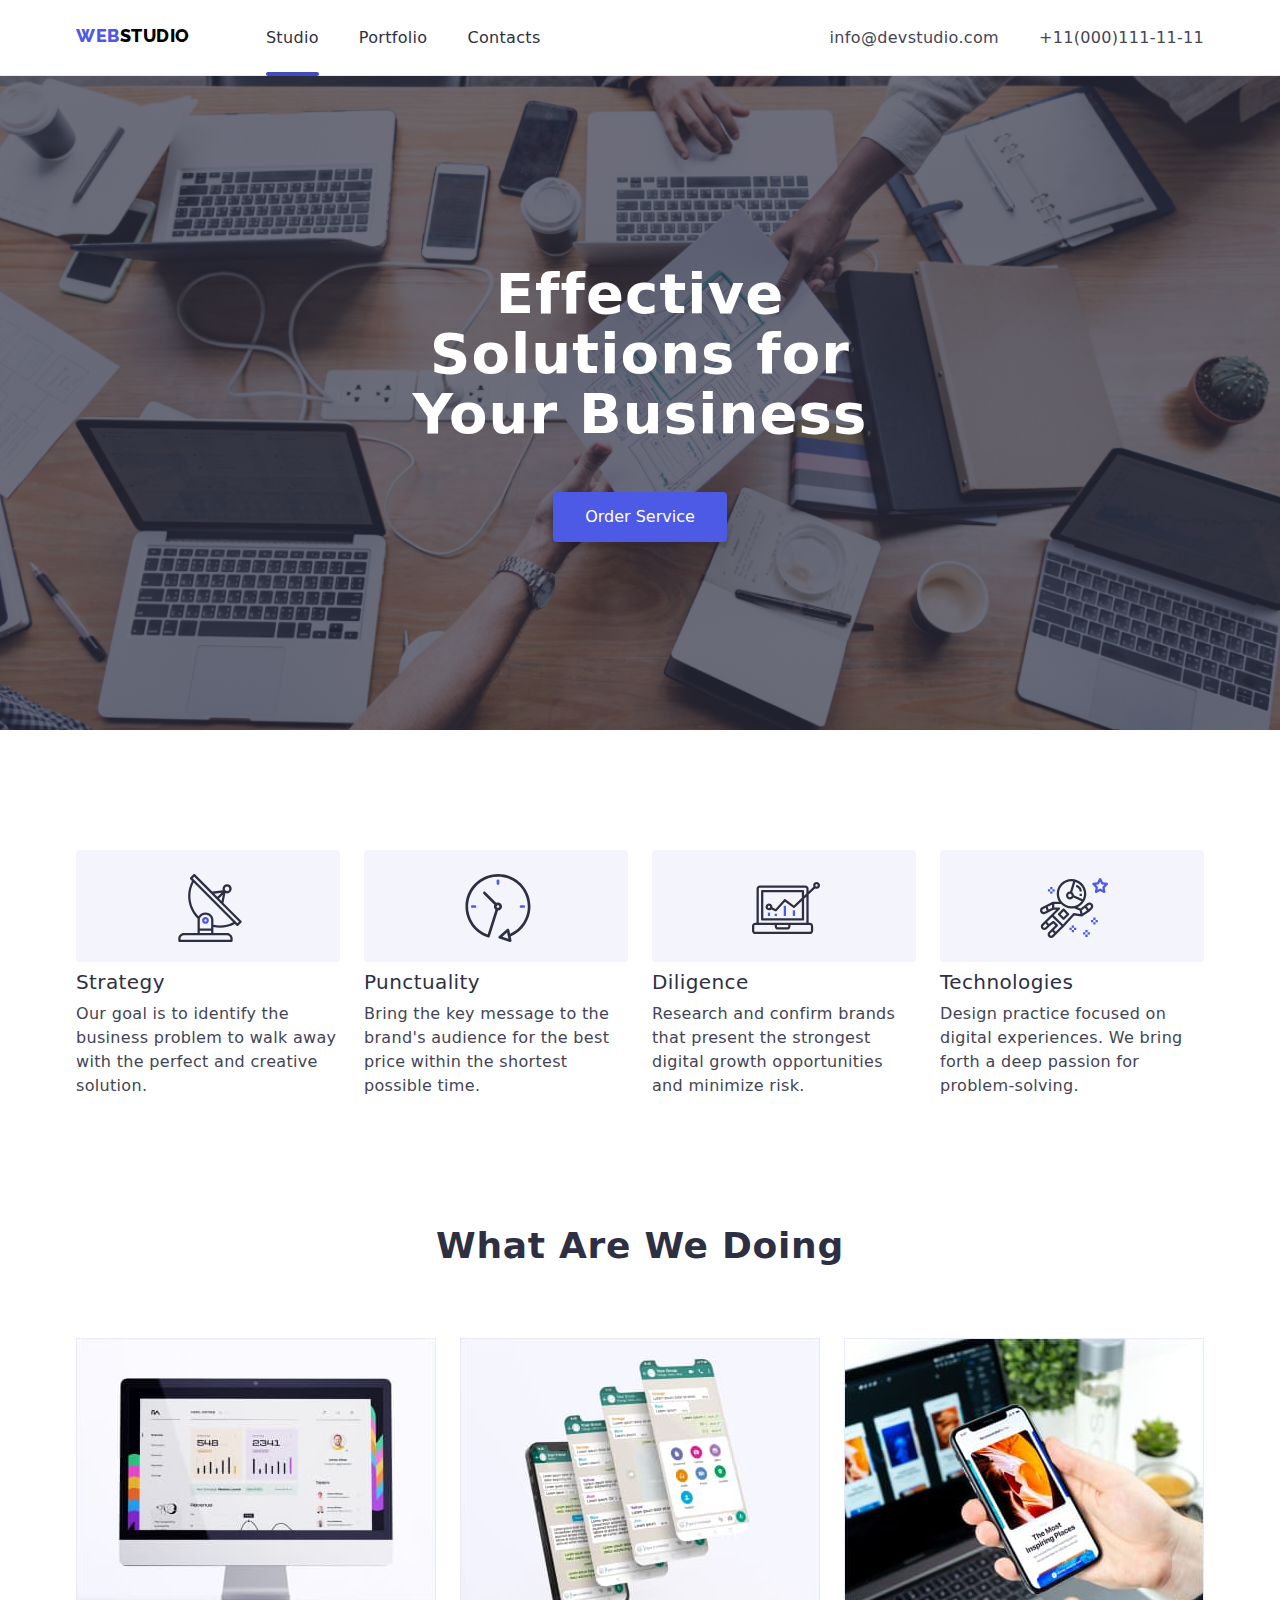
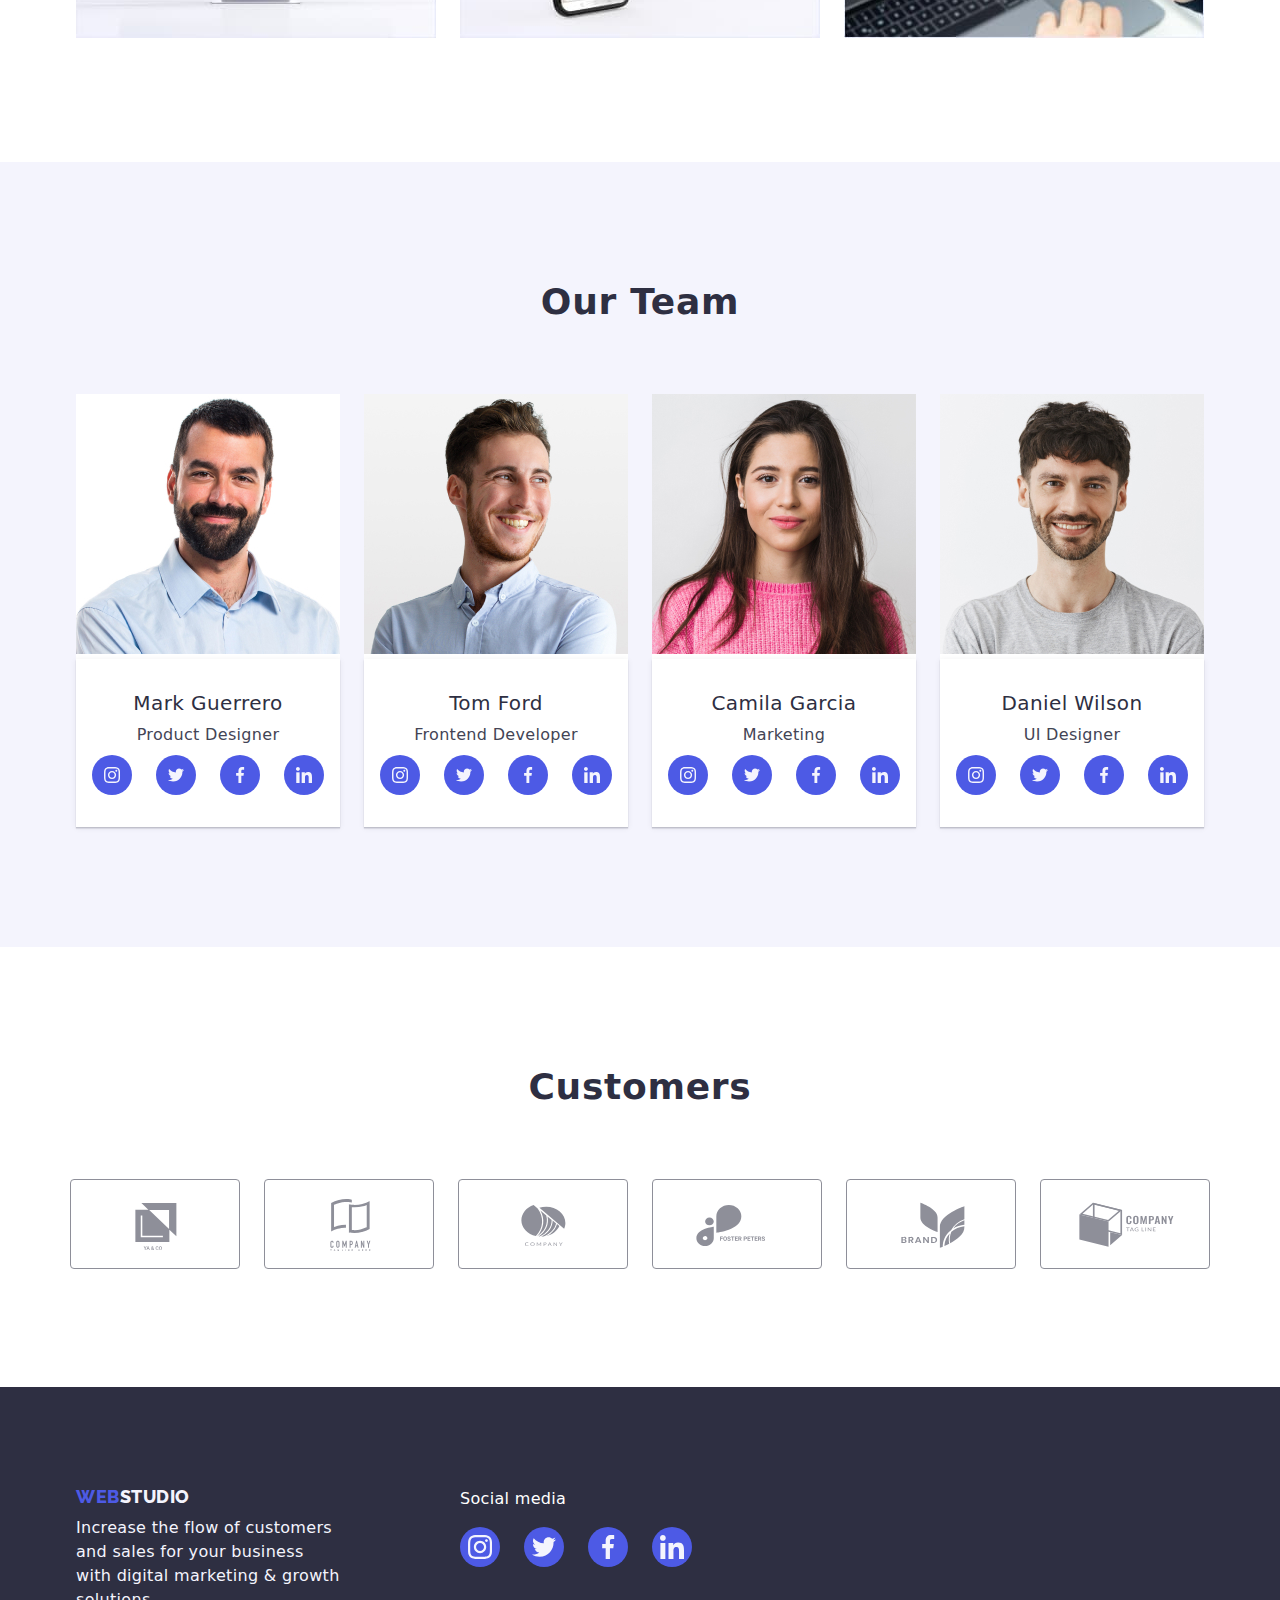
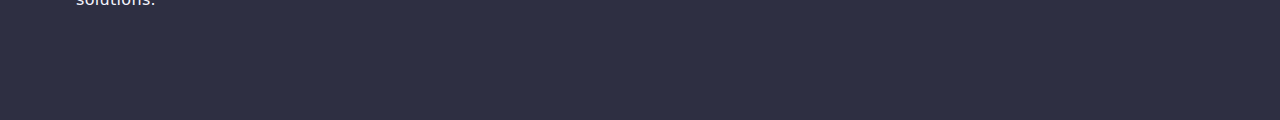
<file: index.html>
<!DOCTYPE html>
<html lang="en">

<head>
    <meta charset="UTF-8">
    <meta http-equiv="X-UA-Compatible" content="IE=edge">
    <meta name="viewport" content="width=device-width, initial-scale=1.0">
    <title>Homepage</title>
    <link rel="stylesheet" href="./css/style.css">
    <link rel="stylesheet"
          href="https://cdnjs.cloudflare.com/ajax/libs/modern-normalize/2.0.0/modern-normalize.min.css">
</head>

<body>
    <header class="header-border">
        <div class="container flex space-between margin-right-auto">
            <nav class="margin-right-auto display-flex">
                <a class="homepage-link" href="./index.html"><span>Web</span>Studio</a>
                <ul class="flex gap-regular">
                    <li><a class="nav-link  text-shadow transition-quick-all nav-link-item"
                           href="./index.html">Studio</a></li>
                    <li><a class="nav-link text-shadow transition-quick-all" href="./portfolio.html">Portfolio</a>
                    </li>
                    <li><a class="nav-link text-shadow transition-quick-all" href="#0">Contacts</a></li>
                </ul>
            </nav>
            <ul class="flex gap-regular">
                <li><a class="contact-link transition-quick-all" href="mailto:info@devstudio.com">info@devstudio.com</a>
                </li>
                <li><a class="contact-link transition-quick-all" href="tel:+11(000)111-11-11">+11(000)111-11-11</a>
                </li>
            </ul>
        </div>

    </header>
    <main>
        <section class="hero-section">
            <div class="container">
                <h1>Effective Solutions for Your Business</h1>
                <button type="button" class="button-white transition-quick-all button-primary button-pointer"
                        data-modal-open>Order
                    Service</button>
                <div class="backdrop is-hidden" data-modal>
                    <div class="modal">
                        <button type="button" class="close-button" data-modal-close>
                            <svg width="8" height="8">
                                <use href="./images/icon-close.svg#icon-close-black"></use>
                            </svg>
                        </button>
                    </div>
                </div>
            </div>
        </section>
        <section class="boasting p-t-120 p-b-120">
            <div class="container ">
                <ul class="flex column-gap-small">
                    <li>
                        <div class="icon-section1 background-icons">
                            <svg class="icons-size ">
                                <use href="./images/icons.svg#icon-antenna1"></use>
                            </svg>
                        </div>
                        <h3>Strategy</h3>
                        <p class="body-medium font-color-slate p-color">Our goal is to identify the business problem to
                            walk
                            away
                            with
                            the
                            perfect and creative solution.</p>
                    </li>
                    <li>
                        <div class="icon-section1 background-icons">
                            <svg class="icons-size">
                                <use href="./images/icons.svg#icon-clock1"></use>
                            </svg>
                        </div>
                        <h3>Punctuality</h3>
                        <p class="body-medium font-color-slate p-color">Bring the key message to the brand's audience
                            for
                            the
                            best
                            price
                            within the shortest possible time.</p>
                    </li>
                    <li>
                        <div class="icon-section1 background-icons">
                            <svg class="icons-size svg-style">
                                <use href="./images/icons.svg#icon-diagram-1"></use>
                            </svg>
                        </div>
                        <h3>Diligence</h3>
                        <p class="body-medium font-color-slate p-color">Research and confirm brands that present the
                            strongest
                            digital
                            growth opportunities and minimize risk.</p>

                    </li>
                    <li>
                        <div class="icon-section1 background-icons">
                            <svg class="icons-size">
                                <use href="./images/icons.svg#icon-astronaut1"></use>
                            </svg>
                        </div>

                        <h3>Technologies</h3>
                        <p class="body-medium font-color-slate p-color">Design practice focused on digital experiences.
                            We
                            bring
                            forth
                            a
                            deep passion for problem-solving.</p>
                    </li>
                </ul>
            </div>
        </section>
        <section class="what-we-are-doing p-b-120">
            <div class="container">
                <h2>What are we doing</h2>
                <ul class="flex column-gap-small ">
                    <li>
                        <figure>
                            <img src="images/photo1.jpg" width="360" height="300" alt="photo1">
                        </figure>
                    </li>
                    <li>
                        <figure>
                            <img src="images/photo2.jpg" width="360" height="300" alt="photo2">
                        </figure>
                    </li>
                    <li>
                        <figure>
                            <img src="images/photo3.jpg" width="360" height="300" alt="photo3">
                        </figure>
                    </li>
                </ul>
            </div>
        </section>
        <section class="our-team cloud-background p-t-120 p-b-120">
            <div class="container">
                <h2>Our Team</h2>
                <ul class="flex column-gap-small row-gap-small">
                    <li>
                        <figure>
                            <img src="images/personone.jpg" width="264" height="260" alt="personone">
                            <figcaption class="box-shadow">
                                <h3>Mark Guerrero</h3>
                                <p class="body-medium font-color-slate p-color">Product Designer</p>
                                <ul class="display-flex justify-content-center column-gap-small">
                                    <li>
                                        <a href="#" class="social-media-svg person-hover">
                                            <svg class="social-media-person">
                                                <use href="./images/icons.svg#icon-instagram-2"></use>
                                            </svg>
                                        </a>
                                    </li>
                                    <li>
                                        <a href="#" class="social-media-svg person-hover">
                                            <svg class="social-media-person">
                                                <use href="./images/icons.svg#icon-twitter-1"></use>
                                            </svg>
                                        </a>
                                    </li>
                                    <li>

                                        <a href="#" class="social-media-svg person-hover">
                                            <svg class="social-media-person">
                                                <use href="./images/icons.svg#icon-Ellipse"></use>
                                            </svg>
                                        </a>
                                    </li>
                                    <li class="column-gap-small">
                                        <a href="#" class="social-media-svg person-hover">
                                            <svg class="social-media-person">
                                                <use href="./images/icons.svg#icon-in"></use>
                                            </svg>
                                        </a>
                                    </li>
                                </ul>
                            </figcaption>
                        </figure>
                    </li>
                    <li>
                        <figure>
                            <img src="images/persontwo.jpg" width="264" height="260" alt="persontwo">
                            <figcaption class="box-shadow">
                                <h3>Tom Ford</h3>
                                <p class="body-medium font-color-slate p-color">Frontend Developer</p>
                                <ul class="display-flex justify-content-center column-gap-small">
                                    <li>
                                        <a href="#" class="social-media-svg person-hover">
                                            <svg class="social-media-person">
                                                <use href="./images/icons.svg#icon-instagram-2"></use>
                                            </svg>
                                        </a>
                                    </li>
                                    <li>
                                        <a href="#" class="social-media-svg person-hover">
                                            <svg class="social-media-person">
                                                <use href="./images/icons.svg#icon-twitter-1"></use>
                                            </svg>
                                        </a>
                                    </li>
                                    <li>

                                        <a href="#" class="social-media-svg person-hover">
                                            <svg class="social-media-person">
                                                <use href="./images/icons.svg#icon-Ellipse"></use>
                                            </svg>
                                        </a>
                                    </li>
                                    <li class="column-gap-small">
                                        <a href="#" class="social-media-svg person-hover">
                                            <svg class="social-media-person">
                                                <use href="./images/icons.svg#icon-in"></use>
                                            </svg>
                                        </a>
                                    </li>
                                </ul>
                            </figcaption>
                        </figure>
                    </li>
                    <li>
                        <figure>
                            <img src="images/personthree.jpg" width="264" height="260" alt="personthree">
                            <figcaption class="box-shadow">
                                <h3>Camila Garcia</h3>
                                <p class="body-medium font-color-slate p-color">Marketing</p>
                                <ul class="display-flex justify-content-center column-gap-small">
                                    <li>
                                        <a href="#" class="social-media-svg person-hover">
                                            <svg class="social-media-person">
                                                <use href="./images/icons.svg#icon-instagram-2"></use>
                                            </svg>
                                        </a>
                                    </li>
                                    <li>
                                        <a href="#" class="social-media-svg person-hover">
                                            <svg class="social-media-person">
                                                <use href="./images/icons.svg#icon-twitter-1"></use>
                                            </svg>
                                        </a>
                                    </li>
                                    <li>

                                        <a href="#" class="social-media-svg person-hover">
                                            <svg class="social-media-person">
                                                <use href="./images/icons.svg#icon-Ellipse"></use>
                                            </svg>
                                        </a>
                                    </li>
                                    <li class="column-gap-small">
                                        <a href="#" class="social-media-svg person-hover">
                                            <svg class="social-media-person">
                                                <use href="./images/icons.svg#icon-in"></use>
                                            </svg>
                                        </a>
                                    </li>
                                </ul>
                            </figcaption>
                        </figure>
                    </li>
                    <li>
                        <figure>
                            <img src="images/personfour.jpg" width="264" height="260" alt="personfour">
                            <figcaption class="box-shadow">
                                <h3>Daniel Wilson</h3>
                                <p class="body-medium font-color-slate p-color">UI Designer</p>
                                <ul class="display-flex justify-content-center column-gap-small">
                                    <li>
                                        <a href="#" class="social-media-svg person-hover">
                                            <svg class="social-media-person">
                                                <use href="./images/icons.svg#icon-instagram-2"></use>
                                            </svg>
                                        </a>
                                    </li>
                                    <li>
                                        <a href="#" class="social-media-svg person-hover">
                                            <svg class="social-media-person">
                                                <use href="./images/icons.svg#icon-twitter-1"></use>
                                            </svg>
                                        </a>
                                    </li>
                                    <li>

                                        <a href="#" class="social-media-svg person-hover">
                                            <svg class="social-media-person">
                                                <use href="./images/icons.svg#icon-Ellipse"></use>
                                            </svg>
                                        </a>
                                    </li>
                                    <li class="column-gap-small">
                                        <a href="#" class="social-media-svg person-hover">
                                            <svg class="social-media-person">
                                                <use href="./images/icons.svg#icon-in"></use>
                                            </svg>
                                        </a>
                                    </li>
                                </ul>
                            </figcaption>
                        </figure>
                    </li>
                </ul>
            </div>
        </section>
    </main>
    <section class="customers-background ">
        <h2 class="p-t-120">Customers</h2>

        <ul class="display-flex justify-content-center column-gap-small row-gap-small wrap">

            <li>
                <a href="#" class="transition-quick-all">
                    <svg class="logo-customers fill-lightslate ">
                        <use href="./images/icons.svg#icon-Logo"></use>
                    </svg>
                </a>
            </li>
            <li>
                <a href="#" class="transition-quick-all">
                    <svg class="logo-customers fill-lightslate">
                        <use href="./images/icons.svg#icon-Logo-1"></use>
                    </svg>
                </a>
            </li>
            <li>
                <a href="#" class="transition-quick-all">
                    <svg class="logo-customers fill-lightslate">
                        <use href="./images/icons.svg#icon-Logo-2"></use>
                    </svg>
                </a>
            </li>
            <li>
                <a href="#" class="transition-quick-all">
                    <svg class="logo-customers fill-lightslate">
                        <use href="./images/icons.svg#icon-Logo-5"></use>
                    </svg>
                </a>
            </li>
            <li>
                <a href="#" class="transition-quick-all">
                    <svg class="logo-customers fill-lightslate">
                        <use href="./images/icons.svg#icon-Logo-3"></use>
                    </svg>
                </a>
            </li>
            <li>
                <a href="#" class="transition-quick-all">
                    <svg class="logo-customers fill-lightslate ">
                        <use href="./images/icons.svg#icon-Logo-4"></use>
                    </svg>
                </a>
            </li>
        </ul>
    </section>
    <footer>
        <div class="container flex gap-medium">
            <div class="inner-container">
                <a class="homepage-link" href="#"><span>web</span>studio</a>
                <p class="font-color-cloud p-color"> Increase the flow of customers and sales for your business with
                    digital
                    marketing &amp; growth
                    solutions.</p>
            </div>
            <div>
                <span class="display-block body-medium margin-bottom-medium font-color-white ">Social media</span>
                <ul class="display-flex justify-content-center column-gap-small">
                    <li>
                        <a href="#" class="social-media-svg">
                            <svg class="social-media">
                                <use href="./images/icons.svg#icon-instagram-2"></use>
                            </svg>
                        </a>
                    </li>
                    <li>
                        <a href="#" class="social-media-svg">
                            <svg class="social-media">
                                <use href="./images/icons.svg#icon-twitter-1"></use>
                            </svg>
                        </a>
                    </li>
                    <li>

                        <a href="#" class="social-media-svg">
                            <svg class="social-media">
                                <use href="./images/icons.svg#icon-Ellipse"></use>
                            </svg>
                        </a>
                    </li>
                    <li class="column-gap-small">
                        <a href="#" class="social-media-svg">
                            <svg class="social-media">
                                <use href="./images/icons.svg#icon-in"></use>
                            </svg>
                        </a>
                    </li>
                </ul>
            </div>
        </div>
    </footer>
    <script src="js/modal.js">
    </script>
</body>

</html>
</file>
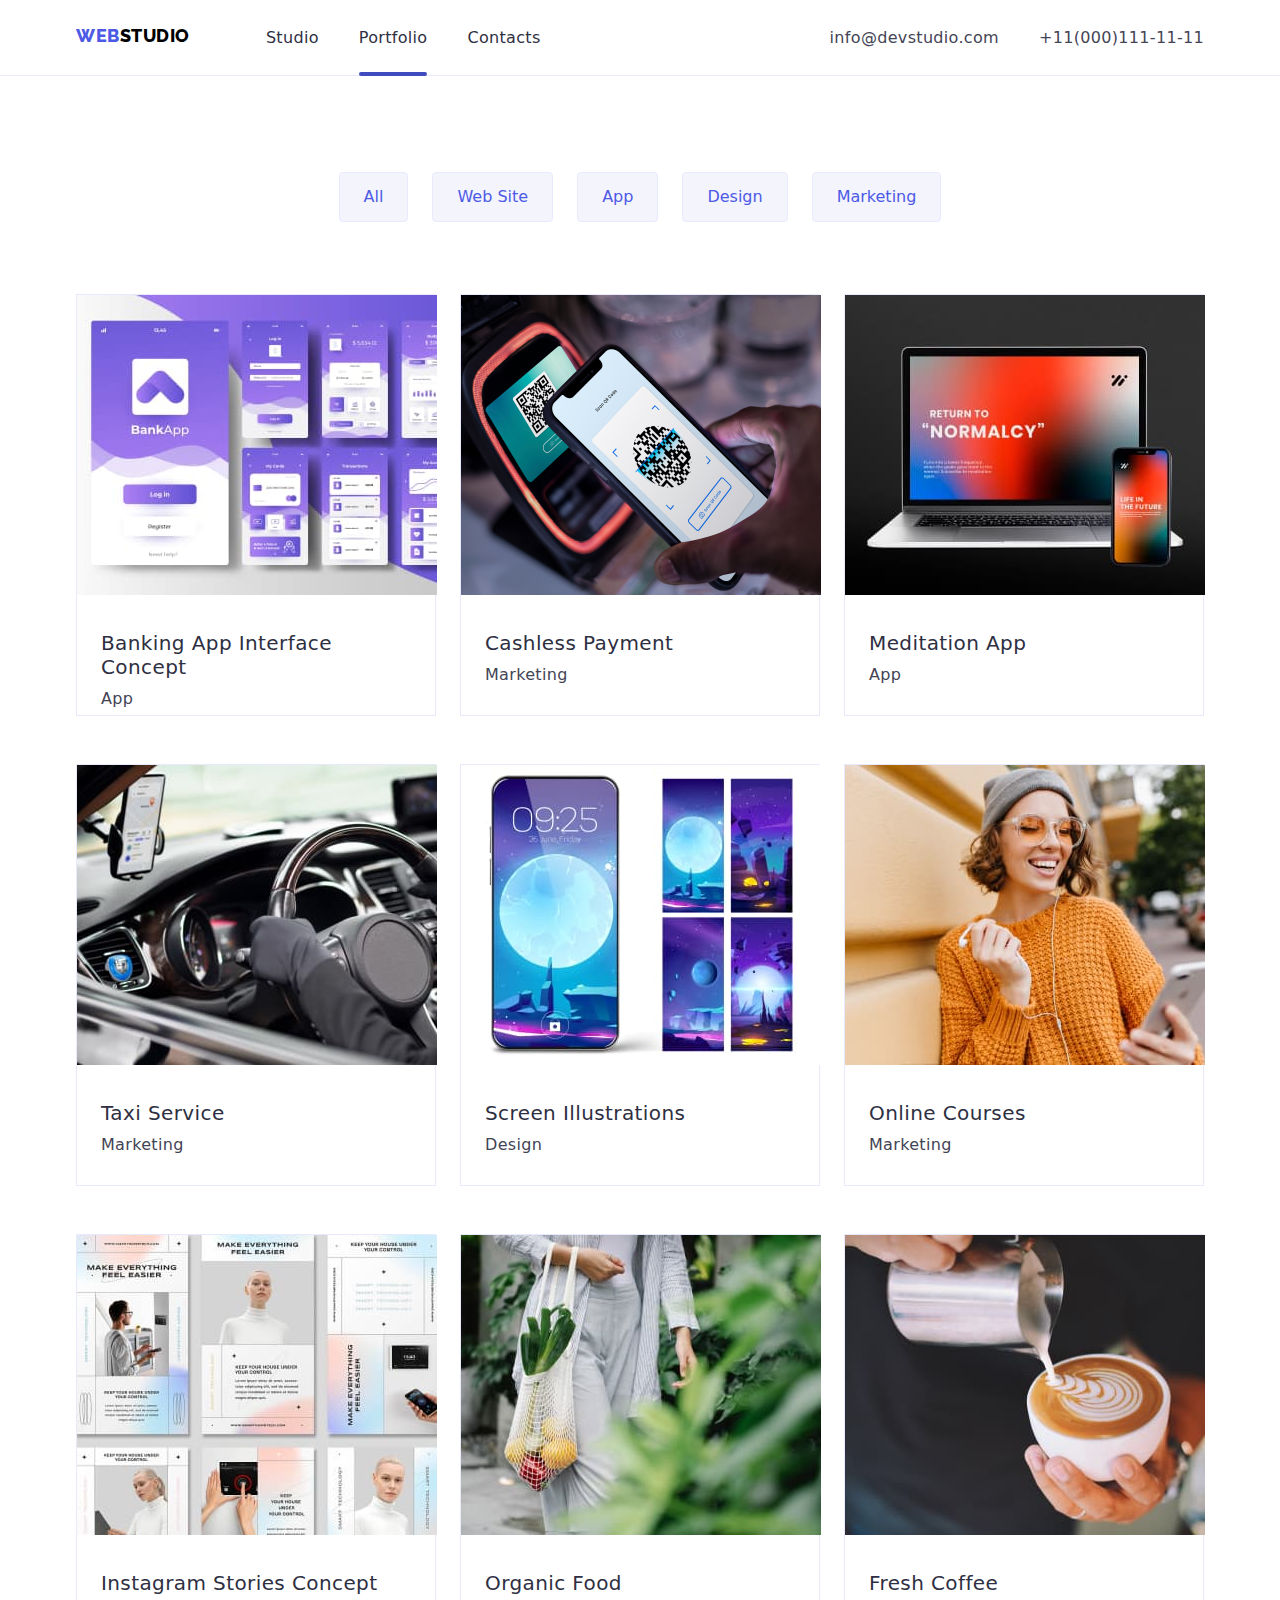
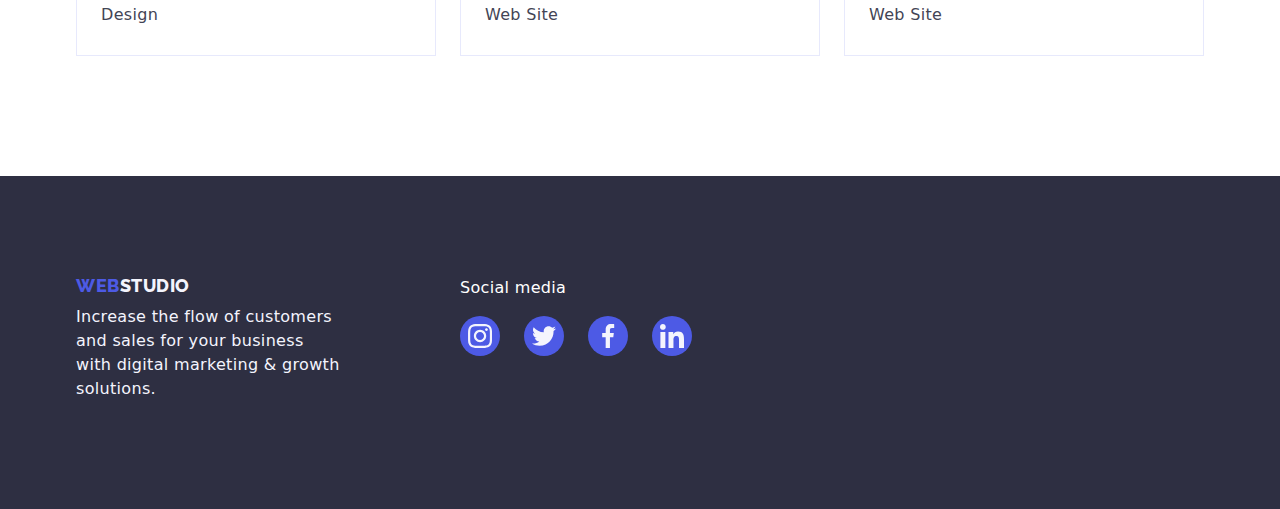
<file: portfolio.html>
<!DOCTYPE html>
<html lang="en">

<head>
    <meta charset="UTF-8">
    <meta http-equiv="X-UA-Compatible" content="IE=edge">
    <meta name="viewport" content="width=device-width, initial-scale=1.0">
    <title>Portfolio</title>
    <link rel="stylesheet" href="./css/style.css">
    <link rel="stylesheet"
          href="https://cdnjs.cloudflare.com/ajax/libs/modern-normalize/2.0.0/modern-normalize.min.css">
</head>

<body>
    <header>
        <div class="container flex space-between margin-right-auto">
            <nav class="display-flex margin-right-auto">
                <a class="homepage-link" href="./index.html"><span>Web</span>Studio</a>

                <ul class="flex gap-regular">
                    <li><a class="nav-link text-shadow" href="./index.html">Studio</a></li>
                    <li><a class="nav-link text-shadow nav-link-item" href="./portfolio.html">Portfolio</a></li>
                    <li><a class="nav-link text-shadow" href="/#">Contacts</a></li>
                </ul>
            </nav>
            <ul class="flex gap-regular">
                <li><a class="contact-link" href="mailto:info@devstudio.com">info@devstudio.com</a></li>
                <li><a class="contact-link" href="tel:+11(000)111-11-11">+11(000)111-11-11</a></li>
            </ul>
        </div>

    </header>
    <main>
        <section>
            <div class="container">
                <ul class="filter-bar flex column-gap-small justify-content-center p-t-96 p-b-72">
                    <li><button type="button" class="button-primary">All</button></li>
                    <li><button type="button" class="button-primary">Web Site</button></li>
                    <li><button type="button" class="button-primary">App</button></li>
                    <li><button type="button" class="button-primary">Design</button></li>
                    <li><button type="button" class="button-primary">Marketing</button></li>
                </ul>

                <ul
                    class="portfolio-list flex justify-content-center wrap top-line-img column-gap-small row-gap-medium p-b-120">
                    <li>
                        <figure class="position-portfolio cursor-pointer">
                            <div class="relative overflow-hidden">
                                <img src="images/img1.jpg" width="360" height="300" alt="img1">
                                <div class="absolute overlay-portfolio px-32 pt-40">
                                    <p>14 Stylish and User-Friendly App Design Concepts · Task Manager App ·
                                        Calorie
                                        Tracker App · Exotic Fruit Ecommerce App · Cloud Storage App</p>
                                </div>
                            </div>
                            <figcaption class="text-align-left px-16">
                                <h3>Banking App Interface Concept</h3>
                                <p class="body-medium p-color">App</p>
                            </figcaption>

                        </figure>
                    </li>

                    <li>
                        <figure class="position-portfolio cursor-pointer cursor-pointer">
                            <div class="relative overflow-hidden">
                                <img src="images/img2.jpg" width="360" height="300" alt="img2">
                                <div class="absolute overlay-portfolio px-32 pt-40">
                                    <p>14 Stylish and User-Friendly App Design Concepts · Task Manager App ·
                                        Calorie
                                        Tracker App · Exotic Fruit Ecommerce App · Cloud Storage App</p>
                                </div>
                            </div>
                            <figcaption class="text-align-left px-16">
                                <h3>Cashless Payment</h3>
                                <p class="body-medium p-color">Marketing</p>
                            </figcaption>
                        </figure>
                    </li>
                    <li>
                        <figure class="position-portfolio cursor-pointer cursor-pointer">
                            <div class="relative overflow-hidden">
                                <img src="images/img3.jpg" width="360" height="300" alt="img3">
                                <div class="absolute overlay-portfolio px-32 pt-40">
                                    <p>14 Stylish and User-Friendly App Design Concepts · Task Manager App ·
                                        Calorie
                                        Tracker App · Exotic Fruit Ecommerce App · Cloud Storage App</p>
                                </div>
                            </div>
                            <figcaption class="text-align-left px-16">
                                <h3>Meditation App</h3>
                                <p class="body-medium p-color">App</p>
                            </figcaption>
                        </figure>
                    </li>
                    <li>
                        <figure class="position-portfolio cursor-pointer cursor-pointer">
                            <div class="relative overflow-hidden">
                                <img src="images/img4.jpg" width="360" height="300" alt="img4">
                                <div class="absolute overlay-portfolio px-32 pt-40">
                                    <p>14 Stylish and User-Friendly App Design Concepts · Task Manager App ·
                                        Calorie
                                        Tracker App · Exotic Fruit Ecommerce App · Cloud Storage App</p>
                                </div>
                            </div>
                            <figcaption class="text-align-left px-16">
                                <h3>Taxi Service</h3>
                                <p class="body-medium p-color">Marketing</p>
                            </figcaption>
                        </figure>
                    </li>
                    <li>
                        <figure class="position-portfolio cursor-pointer cursor-pointer">
                            <div class="relative overflow-hidden">
                                <img src="images/img5.jpg" width="360" height="300" alt="img5">
                                <div class="absolute overlay-portfolio px-32 pt-40">
                                    <p>14 Stylish and User-Friendly App Design Concepts · Task Manager App ·
                                        Calorie
                                        Tracker App · Exotic Fruit Ecommerce App · Cloud Storage App</p>
                                </div>
                            </div>
                            <figcaption class="text-align-left px-16">
                                <h3>Screen Illustrations</h3>
                                <p class="body-medium p-color">Design</p>
                            </figcaption>
                        </figure>
                    </li>
                    <li>
                        <figure class="position-portfolio cursor-pointer cursor-pointer">
                            <div class="relative overflow-hidden">
                                <img src="images/img6.jpg" width="360" height="300" alt="img6">
                                <div class="absolute overlay-portfolio px-32 pt-40">
                                    <p>14 Stylish and User-Friendly App Design Concepts · Task Manager App ·
                                        Calorie
                                        Tracker App · Exotic Fruit Ecommerce App · Cloud Storage App</p>
                                </div>
                            </div>
                            <figcaption class="text-align-left px-16">
                                <h3>Online Courses</h3>
                                <p class="body-medium p-color">Marketing</p>
                            </figcaption>
                        </figure>

                    </li>
                    <li>
                        <figure class="position-portfolio cursor-pointer cursor-pointer">
                            <div class="relative overflow-hidden">
                                <img src="images/img7.jpg" width="360" height="300" alt="img7">
                                <div class="absolute overlay-portfolio px-32 pt-40">
                                    <p>14 Stylish and User-Friendly App Design Concepts · Task Manager App ·
                                        Calorie
                                        Tracker App · Exotic Fruit Ecommerce App · Cloud Storage App</p>
                                </div>
                            </div>
                            <figcaption class="text-align-left px-16">
                                <h3>Instagram Stories Concept</h3>
                                <p class="body-medium p-color">Design</p>
                            </figcaption>
                        </figure>
                    </li>
                    <li>
                        <figure class="position-portfolio cursor-pointer cursor-pointer">
                            <div class="relative overflow-hidden">
                                <img src="images/img8.jpg" width="360" height="300" alt="img8">
                                <div class="absolute overlay-portfolio px-32 pt-40">
                                    <p>14 Stylish and User-Friendly App Design Concepts · Task Manager App ·
                                        Calorie
                                        Tracker App · Exotic Fruit Ecommerce App · Cloud Storage App</p>
                                </div>
                            </div>
                            <figcaption class="text-align-left px-16">
                                <h3>Organic Food</h3>
                                <p class="body-medium p-color">Web Site</p>
                            </figcaption>
                        </figure>
                    </li>
                    <li>
                        <figure class="position-portfolio cursor-pointer cursor-pointer">
                            <div class="relative overflow-hidden">
                                <img src="images/img9.jpg" width="360" height="300" alt="img9">
                                <div class="absolute overlay-portfolio px-32 pt-40">
                                    <p>14 Stylish and User-Friendly App Design Concepts · Task Manager App ·
                                        Calorie
                                        Tracker App · Exotic Fruit Ecommerce App · Cloud Storage App</p>
                                </div>
                            </div>
                            <figcaption class="text-align-left px-16">
                                <h3>Fresh Coffee</h3>
                                <p class="body-medium p-color">Web Site</p>
                            </figcaption>
                        </figure>
                    </li>
                </ul>
            </div>
        </section>
    </main>

    <footer>
        <div class="container flex gap-medium">
            <div class="inner-container">
                <a class="homepage-link" href="/index.html"><span>web</span>studio</a>
                <p class="font-color-cloud p-color"> Increase the flow of customers and sales for your business with
                    digital
                    marketing & growth
                    solutions.</p>
            </div>
            <div>
                <span class="display-block body-medium margin-bottom-medium font-color-white ">Social media</span>
                <ul class="display-flex justify-content-center column-gap-small">
                    <li>
                        <div class="social-media-svg">
                            <svg class="social-media">
                                <use href="./images/icons.svg#icon-instagram-2"></use>
                            </svg>
                        </div>
                    </li>
                    <li>
                        <div class="social-media-svg">
                            <svg class="social-media">
                                <use href="./images/icons.svg#icon-twitter-1"></use>
                            </svg>
                        </div>
                    </li>
                    <li>

                        <div class="social-media-svg">
                            <svg class="social-media">
                                <use href="./images/icons.svg#icon-Ellipse"></use>
                            </svg>
                        </div>
                    </li>
                    <li class="column-gap-small">
                        <div class="social-media-svg">

                            <svg class="social-media">
                                <use href="./images/icons.svg#icon-in"></use>
                            </svg>
                        </div>
                    </li>
                </ul>
            </div>
        </div>
    </footer>
</body>

</html>
</file>
<file: css/style.css>
@import url("https://fonts.googleapis.com/css2?family=Raleway:wght@800&family=Roboto:wght@400;500;700;900&display=swap");

:root {
  --dairy: #fcfcfc;
  --ocean: #404bbf;
  --iris: #4d5ae5;
  --cornflower: #e7e9fc;
  --navyblue: #2e2f42;
  --slate: #434455;
  --cloud: #f4f4fd;
  --green: #31d0aa;
  --lightslate: #8e8f99;
  font-size: 16px;
  --time-effects: 250ms;
  --timing-function: cubic-bezier(0.4, 0, 0.2, 1);
}

*,
*::after,
*::before {
  box-sizing: border-box;
}

body {
  font-family: "Roboto", Raleway, sans-serif;
  color: black;
}
ul {
  list-style: none;
  margin: 0;
  padding: 0;
}

figure {
  margin: 0;
  background-color: white;
}

figcaption {
  padding: 32px 0 32px 0;
  text-align: center;
}

h1,
h2,
h3 {
  margin: 0;
  padding: 0;
}

.p-color {
  margin: 0.5em 0;
  color: var(--slate);
  line-height: 1.5;
  letter-spacing: 0.32px;
}

h2 {
  color: var(--navyblue);
  text-align: center;
  font-size: 36px;
  font-weight: 700;
  line-height: 1.11;
  letter-spacing: 0.72px;
  text-transform: capitalize;
  margin-bottom: 2em;
}

h3 {
  color: var(--navyblue, #2e2f42);
  font-size: 20px;
  font-weight: 500;
  line-height: 1.2;
  letter-spacing: 0.4px;
}

.body-medium {
  /* color: var(--slate); */
  font-size: 16px;
  line-height: 1.5;
  letter-spacing: 0.32px;
}

.font-color-slate {
  color: var(--slate);
}

.fill-lightslate {
  fill: var(--lightslate);
}

a {
  all: unset;
  cursor: pointer;
}

.homepage-link {
  text-transform: uppercase;
  font-size: 18px;
  font-weight: 800;
  line-height: 1.16;
  letter-spacing: 0.54px;
  text-transform: uppercase;
  font-family: "Raleway";
  margin-right: 76px;
}

.homepage-link > span {
  color: var(--iris);
}

.nav-link {
  color: var(--navyblue);
  font-size: 16px;
  font-weight: 500;
  line-height: 1.5;
  letter-spacing: 0.32px;
}

.nav-link-item {
  position: relative;
}
.nav-link-item::after {
  content: "";
  position: absolute;
  width: 100%;
  height: 4px;
  top: 44px;
  border-radius: 2px;
  background: var(--ocean);
  left: 0;
}

.nav-link:hover,
.contact-link:hover,
.nav-link:focus,
.contact-link:focus {
  color: var(--ocean);
}
header {
  border-bottom: 1px solid var(--cornflower);
}

.contact-link {
  color: var(--slate);
  font-size: 16px;
  line-height: 1.5;
  letter-spacing: 0.32px;
}

.hero-section,
footer {
  background-color: var(--navyblue);
}

footer {
  padding: 100px 0;
  color: var(--cloud);
}

footer .inner-container {
  width: 264px;
}
.hero-section {
  background-color: var(--color-heading-primary);
  background-image: linear-gradient(rgba(46, 47, 66, 0.7), rgba(46, 47, 66, 0.7)), url(../images/people-office\ 1.jpg);
  background-repeat: no-repeat;
  background-position: center;
  text-align: center;
  padding: 188px 0;
  background-size: cover;
}

.hero-section h1 {
  font-size: 56px;
  font-weight: 700;
  line-height: 1.07;
  letter-spacing: 1.12px;
  color: white;
  margin: 0 auto 48px;
  max-width: 496px;
}
.cursor-pinter {
  cursor: pointer;
}
.hero-section .button-primary {
  border-radius: 4px;
  background: var(--iris);
  box-shadow: 0px 4px 4px 0px rgba(0, 0, 0, 0.15);
  padding: 16px 32px;
  color: white;
}

.hero-section .button-primary:hover,
.hero-section .button-primary:focus {
  background-color: var(--ocean);
}

.boasting li {
  width: 264px;
}
.icon-section1 {
  border-radius: 4px;
  background: var(--color-contrast-bright);
  padding: 24px 100px;
  margin-bottom: 8px;
}
.filter-bar .button-primary {
  border-radius: 4px;
  border: 1px solid var(--cornflower, #e7e9fc);
  background: var(--cloud, #f4f4fd);

  display: flex;
  padding: 12px 24px;
  align-items: flex-start;
  color: var(--iris);
  transition: 0.3s all;
  font-weight: 500;
  font-size: 16px;
  line-height: 1.5;
}

.filter-bar .button-primary:hover,
.filter-bar .button:focus {
  background-color: var(--ocean);
  color: white;
}

.portfolio-list li {
  border: 1px solid var(--cornflower);
  transition: 0.2s all ease-in-out;
  max-width: 360px;
}

.portfolio-list li:hover,
.portfolio-list li:focus {
  box-shadow: 0px 2px 1px 0px rgba(46, 47, 66, 0.08), 0px 1px 1px 0px rgba(46, 47, 66, 0.16), 0px 1px 6px 0px rgba(46, 47, 66, 0.08);
}

.justify-content-center {
  justify-content: center;
}

.cloud-background {
  background-color: var(--cloud);
}

.our-team .person-hover:hover {
  background-color: var(--ocean);
}

.text-shadow {
  transition: text-shadow 0.3s;
}

.text-shadow:hover,
.text-shadow:focus {
  text-shadow: 0px 4px 4px rgba(0, 0, 0, 0.25);
}

.font-color-cloud {
  color: var(--cloud);
}

.container {
  max-width: 1158px;
  margin: auto;
  padding: 0 15px;
}

.flex {
  display: flex;
  flex-wrap: wrap;
}
.space-between {
  justify-content: space-between;
}
.gap {
  gap: 24px;
}
.gap-regular {
  column-gap: 40px;
}
.gap-medium {
  gap: 120px;
}
.column-gap-small {
  column-gap: 24px;
}
.row-gap-small {
  row-gap: 24px;
}
.values-list-element {
  width: calc((100% - 72px) / 4);
}
.row-gap-medium {
  row-gap: 48px;
}

.wrap {
  flex-wrap: wrap;
}

.text-align-left {
  text-align: left;
}

.transition-quick-all {
  transition: all 250ms ease-in-out;
}

/* header */
header > .container > * {
  margin: 25.5px 0;
}

header .flex {
  align-items: center;
}

.p-t-120 {
  padding-top: 120px;
}
.p-b-120 {
  padding-bottom: 120px;
}

.p-t-96 {
  padding-top: 96px;
}
.p-b-72 {
  padding-bottom: 72px;
}

.px-16 {
  padding-left: 24px;
  padding-right: 24px;
}
.px-16-2 {
  padding-left: 24px;
}

.px-32 {
  padding-left: 32px;
  padding-right: 32px;
}

.pt-40 {
  padding-top: 40px;
}

.margin-right-auto {
  margin-right: auto;
}

svg {
  transition: 0.2s fill;
}
.top-line-img figure {
  width: 360px;
  height: 420px;
  padding-bottom: 0px;
  flex-direction: column;
  gap: 32px;
  flex-shrink: 0;
  align-items: flex-start;
  /* border: 1px solid var(--cornflower); */
  background: var(--white);
}

.display-flex {
  display: flex;
}

.background-icons {
  width: 264px;
  height: 112px;
  background: var(--cloud);
}
.icons-size {
  width: 68px;
  height: 68px;
}

.customers-background {
  background-color: white;
  height: 440px;
}
.customers-background svg {
  border-radius: 4px;
  border: 1px solid var(--lightslate);
  padding: 16px 32px 16px 32px;
  box-sizing: content-box;
  line-height: 0.5;
}
.customers-background svg:hover,
.customers-background svg:focus {
  border: 1px solid var(--ocean);
}

.logo-customers {
  width: 104px;
  height: 56px;
  cursor: pointer;
}

.logo-customers:hover,
.logo-customers:focus {
  fill: var(--ocean);
}

.social-media {
  width: 24px;
  height: 24px;
}

.social-media-svg {
  width: 40px;
  height: 40px;
  background-color: var(--iris);
  border-radius: 50%;
  display: flex;
  justify-content: center;
  align-items: center;
  transition: 250ms all ease-in-out;
  cursor: pointer;
}

footer .social-media-svg:hover,
footer .social-media-svg:focus {
  background-color: var(--green);
}

.social-media-person {
  width: 16x;
  height: 16px;
}

.box-shadow {
  box-shadow: 0px 2px 1px 0px rgba(46, 47, 66, 0.08), 0px 1px 1px 0px rgba(46, 47, 66, 0.16), 0px 1px 6px 0px rgba(46, 47, 66, 0.08);
}

.font-color-white {
  color: white;
}

.display-block {
  display: block;
}

.margin-bottom-medium {
  margin-bottom: 1em;
}

.backdrop {
  position: fixed;
  inset: 0;
  background: rgba(0, 0, 0, 0.5);
  transition: opacity 500ms;
}

.modal {
  width: 408px;
  height: 584px;
  position: absolute;
  top: 50%;
  left: 50%;
  transform: translate(-50%, -50%);
  border-radius: 4px;
  background: #fcfcfc;
  box-shadow: 0px 2px 1px 0px rgba(0, 0, 0, 0.2), 0px 1px 3px 0px rgba(0, 0, 0, 0.12), 0px 1px 1px 0px rgba(0, 0, 0, 0.14);
}

.close-button {
  display: flex;
  position: absolute;
  right: 10px;
  top: 10px;
  background-color: var(--cornflower);
  text-align: center;
  width: 24px;
  height: 24px;
  border-radius: 50%;
  cursor: pointer;
  border: 1px solid rgba(0, 0, 0, 0.1);
  padding: 8px;
}
.close-button:hover,
.close-button:active {
  background-color: var(--ocean);
  fill: #fff;
}

.is-hidden {
  pointer-events: none;
  visibility: hidden;
  opacity: 0;
}

.button-pointer {
  all: unset;
  cursor: pointer;
}

.overlay-portfolio {
  z-index: 1;
  inset: 0;
  background-color: var(--iris);
  color: var(--cloud);
  /* translate: 0 100% 0; */
  transform: translateY(100%);
  transition: 250ms transform cubic-bezier(0.4, 0, 0.2, 1);
}

.portfolio-list li:hover .overlay-portfolio {
  transform: translateY(0);
}

.relative {
  position: relative;
}

.absolute {
  position: absolute;
}

.overflow-hidden {
  overflow: hidden;
}
.cursor-pointer {
  cursor: pointer;
}
.position-portfolio {
  overflow: hidden;

  /* position: relative; */
}
</file>
